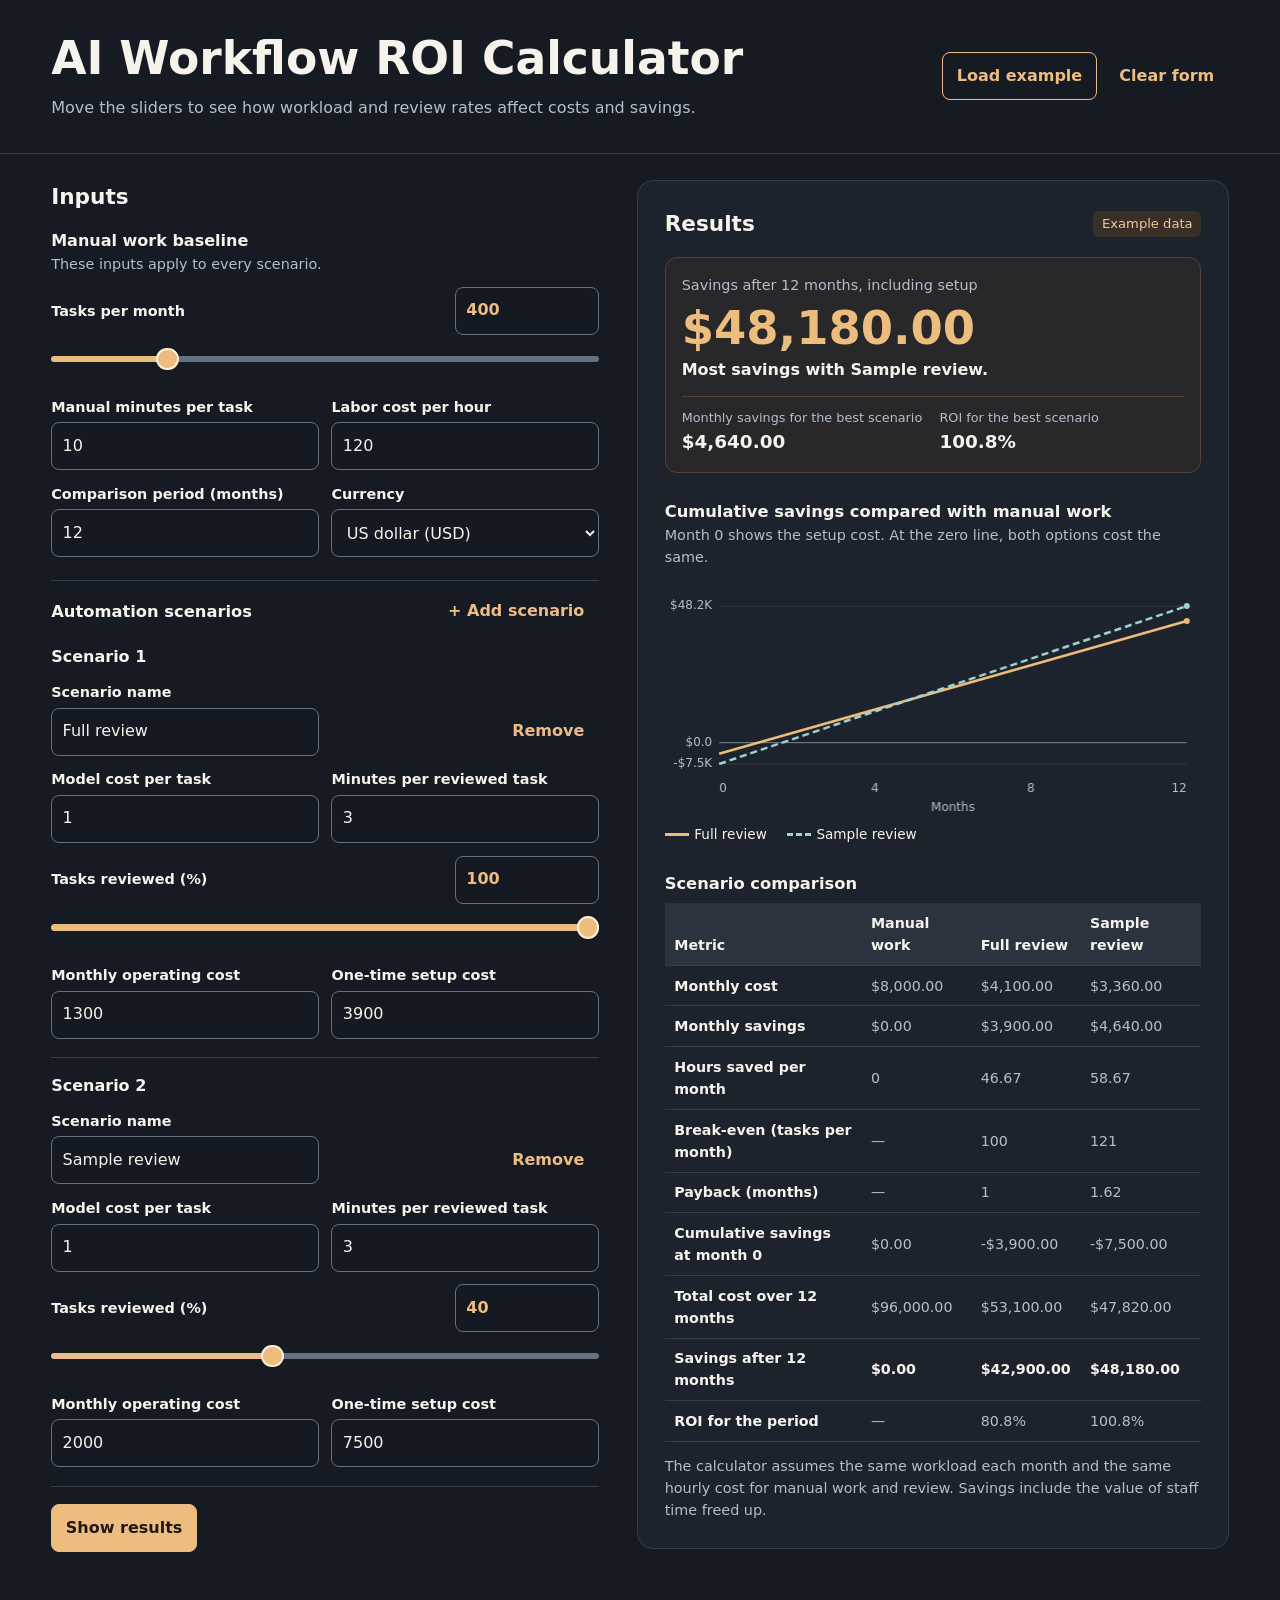
<file: ai-workflow-roi-calculator/index.html>
<!doctype html>
<html lang="en" dir="ltr">
<head>
  <meta charset="utf-8">
  <meta name="viewport" content="width=device-width, initial-scale=1">
  <title>AI Workflow ROI Calculator</title>
  <link rel="stylesheet" href="assets/styles.css?v=en">
  <script src="assets/roi-engine.js?v=usd" defer></script>
  <script src="assets/chart.js?v=en" defer></script>
  <script src="assets/calculator.js?v=usd" defer></script>
</head>
<body>
  <header class="masthead">
    <div class="masthead-inner">
      <div>
        <h1>AI Workflow ROI Calculator</h1>
        <p class="intro">Move the sliders to see how workload and review rates affect costs and savings.</p>
      </div>
      <div class="header-actions">
        <button type="button" class="example-button" id="load-example">Load example</button>
        <button type="button" class="text-button" id="clear-form">Clear form</button>
      </div>
    </div>
  </header>

  <main class="workspace">
    <noscript><p class="notice">Enable JavaScript in your browser to use the calculator.</p></noscript>
    <p id="status" class="visually-hidden" role="status"></p>
    <a id="mobile-summary" class="mobile-summary" href="#results-title" hidden>
      <span id="mobile-summary-label"></span>
      <strong><bdi id="mobile-summary-value"></bdi></strong>
    </a>
    <form id="calculator" aria-labelledby="input-title">
      <h2 id="input-title">Inputs</h2>
      <fieldset class="baseline">
        <legend>Manual work baseline</legend>
        <p class="field-note">These inputs apply to every scenario.</p>
        <div class="fields">
          <div class="range-field">
            <div class="range-field-heading">
              <label id="monthly-volume-label" for="monthly-volume">Tasks per month</label>
              <input id="monthly-volume" name="monthlyVolume" type="number" inputmode="numeric" min="0" step="1" required>
            </div>
            <input type="range" id="monthly-volume-range" min="0" max="2000" step="1" value="0"
                   data-range-for="monthly-volume" data-initial-max="2000" aria-labelledby="monthly-volume-label">
          </div>
          <div>
            <label for="manual-minutes">Manual minutes per task</label>
            <input id="manual-minutes" name="manualMinutes" type="number" inputmode="decimal" min="0" step="any" required>
          </div>
          <div>
            <label for="hourly-cost">Labor cost per hour</label>
            <input id="hourly-cost" name="hourlyCost" type="number" inputmode="decimal" min="0" step="any" required>
          </div>
          <div>
            <label for="months">Comparison period (months)</label>
            <input id="months" name="months" type="number" inputmode="numeric" min="1" step="1" value="12" required>
          </div>
          <div>
            <label for="currency">Currency</label>
            <select id="currency" name="currency">
              <option value="ILS">Israeli shekel (ILS)</option>
              <option value="USD" selected>US dollar (USD)</option>
              <option value="EUR">Euro (EUR)</option>
              <option value="GBP">British pound (GBP)</option>
            </select>
          </div>
        </div>
      </fieldset>

      <section class="scenario-section" aria-labelledby="scenarios-title">
        <div class="section-heading">
          <h3 id="scenarios-title">Automation scenarios</h3>
          <button type="button" class="text-button" id="add-scenario">+ Add scenario</button>
        </div>
        <div id="scenarios"></div>
      </section>

      <div class="form-actions">
        <button type="submit" class="primary-button">Show results</button>
        <p class="form-error" id="form-error" tabindex="-1" hidden></p>
      </div>
    </form>

    <section class="results" aria-labelledby="results-title">
      <div class="section-heading results-heading">
        <h2 id="results-title" tabindex="-1">Results</h2>
        <span id="sample-indicator" class="example-tag" hidden>Example data</span>
      </div>
      <p id="empty-result" class="empty-result">Fill in the inputs to see the results.</p>
      <p id="stale-result" class="notice" hidden>These are the last calculated results. Complete or correct the inputs to update them.</p>

      <div id="result-body" hidden>
        <div class="decision">
          <p class="field-note" id="decision-metric"></p>
          <p class="decision-value"><bdi id="decision-value"></bdi></p>
          <p class="decision-heading" id="decision-heading"></p>
          <dl class="decision-stats">
            <div><dt>Monthly savings for the best scenario</dt><dd><bdi id="decision-monthly"></bdi></dd></div>
            <div><dt>ROI for the best scenario</dt><dd><bdi id="decision-roi"></bdi></dd></div>
          </dl>
        </div>

        <figure class="chart">
          <figcaption>
            <h3>Cumulative savings compared with manual work</h3>
            <p class="field-note">Month 0 shows the setup cost. At the zero line, both options cost the same.</p>
          </figcaption>
          <canvas id="cumulative-chart" aria-hidden="true"></canvas>
          <ul id="chart-legend" class="chart-legend" role="list"></ul>
        </figure>

        <div id="comparison-scroll" class="table-scroll" role="region" aria-labelledby="comparison-title" tabindex="0">
          <table id="comparison-table">
            <caption id="comparison-title">Scenario comparison</caption>
            <thead id="comparison-head"></thead>
            <tbody id="comparison-body"></tbody>
          </table>
        </div>
        <p class="assumptions">The calculator assumes the same workload each month and the same hourly cost for manual work and review. Savings include the value of staff time freed up.</p>
      </div>
    </section>
  </main>

  <template id="scenario-template">
    <fieldset class="scenario">
      <legend></legend>
      <div class="fields">
        <div class="scenario-name">
          <label>Scenario name</label>
          <input name="name" type="text" required>
        </div>
        <button type="button" class="remove-scenario text-button">Remove</button>
        <div>
          <label>Model cost per task</label>
          <input name="modelCost" type="number" inputmode="decimal" min="0" step="any" required>
        </div>
        <div>
          <label>Minutes per reviewed task</label>
          <input name="reviewMinutes" type="number" inputmode="decimal" min="0" step="any" required>
        </div>
        <div class="range-field">
          <div class="range-field-heading">
            <label>Tasks reviewed (%)</label>
            <input name="reviewPercent" type="number" inputmode="decimal" min="0" max="100" step="any" value="100">
          </div>
          <input type="range" min="0" max="100" step="any" value="100" data-range-for="reviewPercent">
        </div>
        <div>
          <label>Monthly operating cost</label>
          <input name="monthlyCost" type="number" inputmode="decimal" min="0" step="any" value="0">
        </div>
        <div>
          <label>One-time setup cost</label>
          <input name="setupCost" type="number" inputmode="decimal" min="0" step="any" value="0">
        </div>
      </div>
    </fieldset>
  </template>
</body>
</html>
</file>
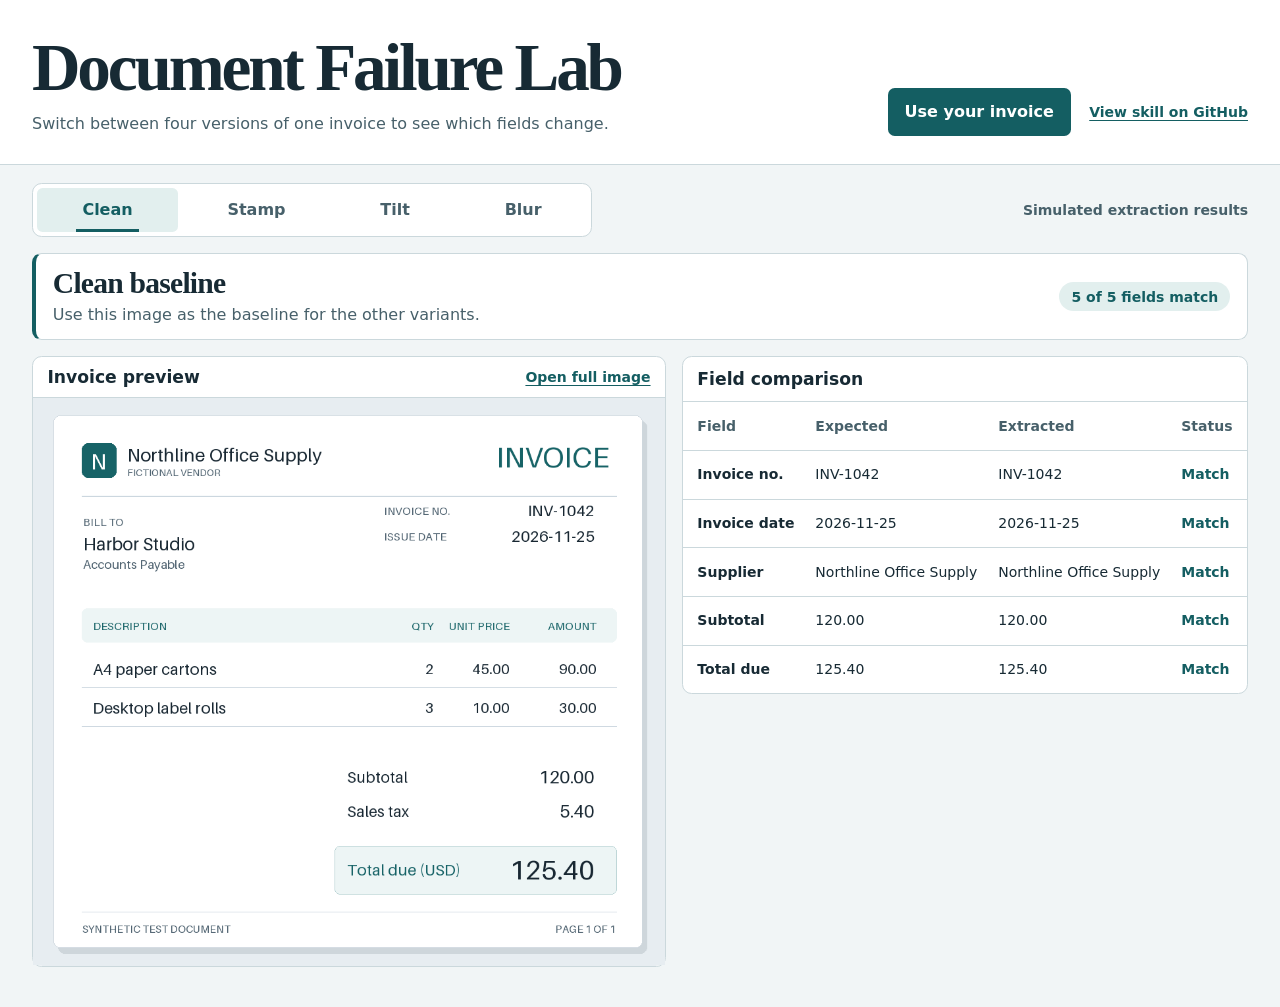
<file: document-failure-lab/index.html>
<!doctype html>
<html lang="en">
<head>
  <meta charset="utf-8">
  <meta name="viewport" content="width=device-width, initial-scale=1">
  <meta name="description" content="Compare five simulated extraction results across four versions of the same synthetic invoice.">
  <title>Document Failure Lab</title>
  <link rel="icon" href="data:,">
  <link rel="stylesheet" href="./assets/demo/styles.css">
  <script type="module" src="./assets/demo/lab.js"></script>
</head>
<body>
  <header class="page-header">
    <div class="page-width masthead">
      <div>
        <h1>Document Failure Lab</h1>
        <p>Switch between four versions of one invoice to see which fields change.</p>
      </div>
      <div class="masthead-actions">
        <a class="primary-button" href="./your-invoice.html">Use your invoice</a>
        <a class="text-link" href="https://github.com/assafsela-ai/Skills/tree/main/document-failure-lab">View skill on GitHub</a>
      </div>
    </div>
  </header>

  <main class="page-width">
    <p id="load-error" role="alert" hidden>The demo could not load its example results. Reload the page to try again.</p>
    <noscript><p>Enable JavaScript to compare the four invoice versions.</p></noscript>

    <div id="lab" hidden>
      <div class="toolbar">
        <div class="tab-list" id="variant-tabs" role="tablist" focusgroup="tablist nomemory wrap" aria-label="Invoice variants">
          <button id="tab-clean" type="button" role="tab" aria-selected="true" focusgroupstart>Clean</button>
          <button id="tab-stamp" type="button" role="tab" aria-selected="false" tabindex="-1">Stamp</button>
          <button id="tab-tilt" type="button" role="tab" aria-selected="false" tabindex="-1">Tilt</button>
          <button id="tab-blur" type="button" role="tab" aria-selected="false" tabindex="-1">Blur</button>
        </div>
        <p class="source-note">Simulated extraction results</p>
      </div>

      <div role="tabpanel" id="panel-clean" aria-labelledby="tab-clean"></div>
      <div role="tabpanel" id="panel-stamp" aria-labelledby="tab-stamp" hidden></div>
      <div role="tabpanel" id="panel-tilt" aria-labelledby="tab-tilt" hidden></div>
      <div role="tabpanel" id="panel-blur" aria-labelledby="tab-blur" hidden></div>
    </div>
  </main>
</body>
</html>
</file>
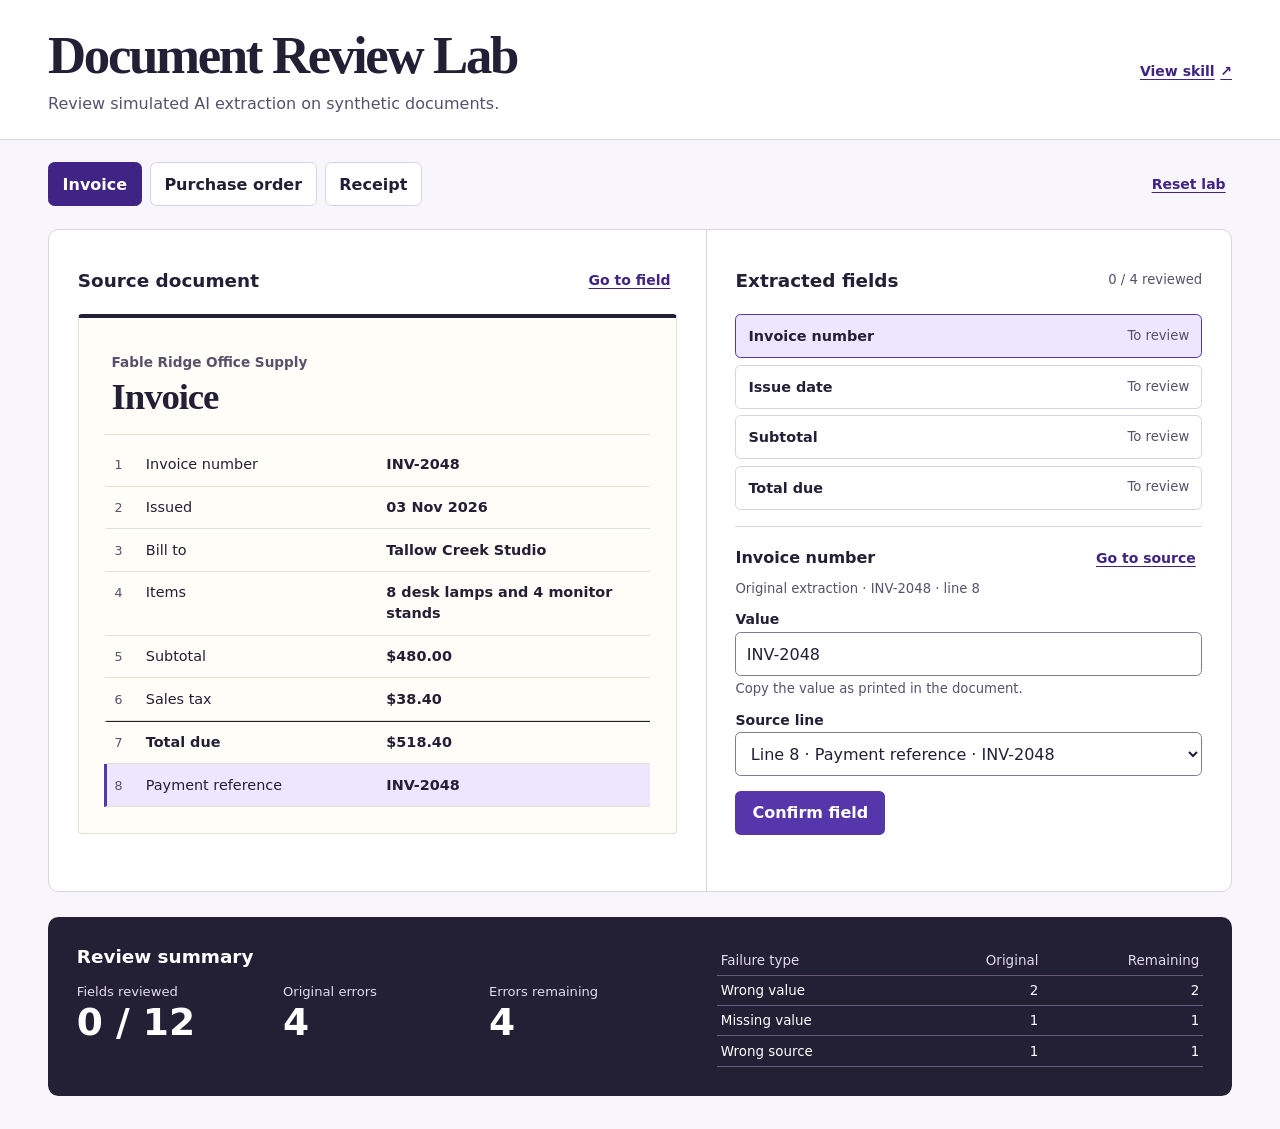
<file: document-review-lab/index.html>
<!doctype html>
<html lang="en">
<head>
  <meta charset="utf-8">
  <meta name="viewport" content="width=device-width, initial-scale=1">
  <meta name="description" content="Practice reviewing simulated AI extraction on synthetic documents.">
  <title>Document Review Lab</title>
  <link rel="stylesheet" href="./assets/styles.css">
  <script type="module" src="./assets/lab.js"></script>
</head>
<body>
  <header class="site-header">
    <div class="page-width masthead">
      <div>
        <h1>Document Review Lab</h1>
        <p>Review simulated AI extraction on synthetic documents.</p>
      </div>
      <a class="skill-link" href="https://github.com/assafsela-ai/Skills/tree/main/document-review-lab">View skill <span aria-hidden="true">↗</span></a>
    </div>
  </header>

  <main class="page-width" id="lab" hidden>
    <div class="toolbar">
      <nav aria-label="Sample documents">
        <div class="document-choices" id="document-choices"></div>
      </nav>
      <button class="text-button reset-button" id="reset" type="button">Reset lab</button>
    </div>

    <div class="workspace">
      <section class="document-panel" aria-labelledby="document-view-heading">
        <div class="panel-heading">
          <h2 id="document-view-heading">Source document</h2>
          <button class="text-button" id="back-to-field" type="button">Go to field</button>
        </div>
        <article class="paper" aria-labelledby="document-title">
          <header class="paper-header">
            <p id="document-issuer"></p>
            <h3 id="document-title"></h3>
          </header>
          <ol class="source-lines" id="source-lines" role="list" aria-label="Document lines"></ol>
        </article>
      </section>

      <section class="review-panel" aria-labelledby="review-heading">
        <div class="panel-heading">
          <h2 id="review-heading">Extracted fields</h2>
          <span class="document-progress" id="document-progress"></span>
        </div>
        <ul class="field-list" id="field-list" role="list" aria-label="Fields to review"></ul>
        <form class="field-editor" id="field-editor" aria-labelledby="field-heading">
          <div class="editor-heading">
            <h3 id="field-heading"></h3>
            <button class="text-button" id="find-source" type="button">Go to source</button>
          </div>
          <p class="original-value" id="original-value"></p>
          <label for="review-value">Value</label>
          <input id="review-value" type="text" autocomplete="off" aria-describedby="value-hint">
          <p class="control-hint" id="value-hint">Copy the value as printed in the document.</p>
          <label for="review-source">Source line</label>
          <select id="review-source"></select>
          <button class="primary-button" id="save-review" type="submit">Confirm field</button>
          <p class="review-feedback" id="review-feedback" role="status"></p>
        </form>
      </section>
    </div>

    <section class="summary" aria-labelledby="summary-heading">
      <div class="summary-overview">
        <h2 id="summary-heading">Review summary</h2>
        <dl>
          <div><dt>Fields reviewed</dt><dd id="reviewed-count"></dd></div>
          <div><dt>Original errors</dt><dd id="original-count"></dd></div>
          <div><dt>Errors remaining</dt><dd id="remaining-count"></dd></div>
        </dl>
      </div>
      <table aria-label="Error counts across all sample documents">
        <thead>
          <tr><th scope="col">Failure type</th><th scope="col">Original</th><th scope="col">Remaining</th></tr>
        </thead>
        <tbody id="failure-counts"></tbody>
      </table>
    </section>
  </main>

  <noscript><p class="page-width">Enable JavaScript to open the lab.</p></noscript>
</body>
</html>
</file>
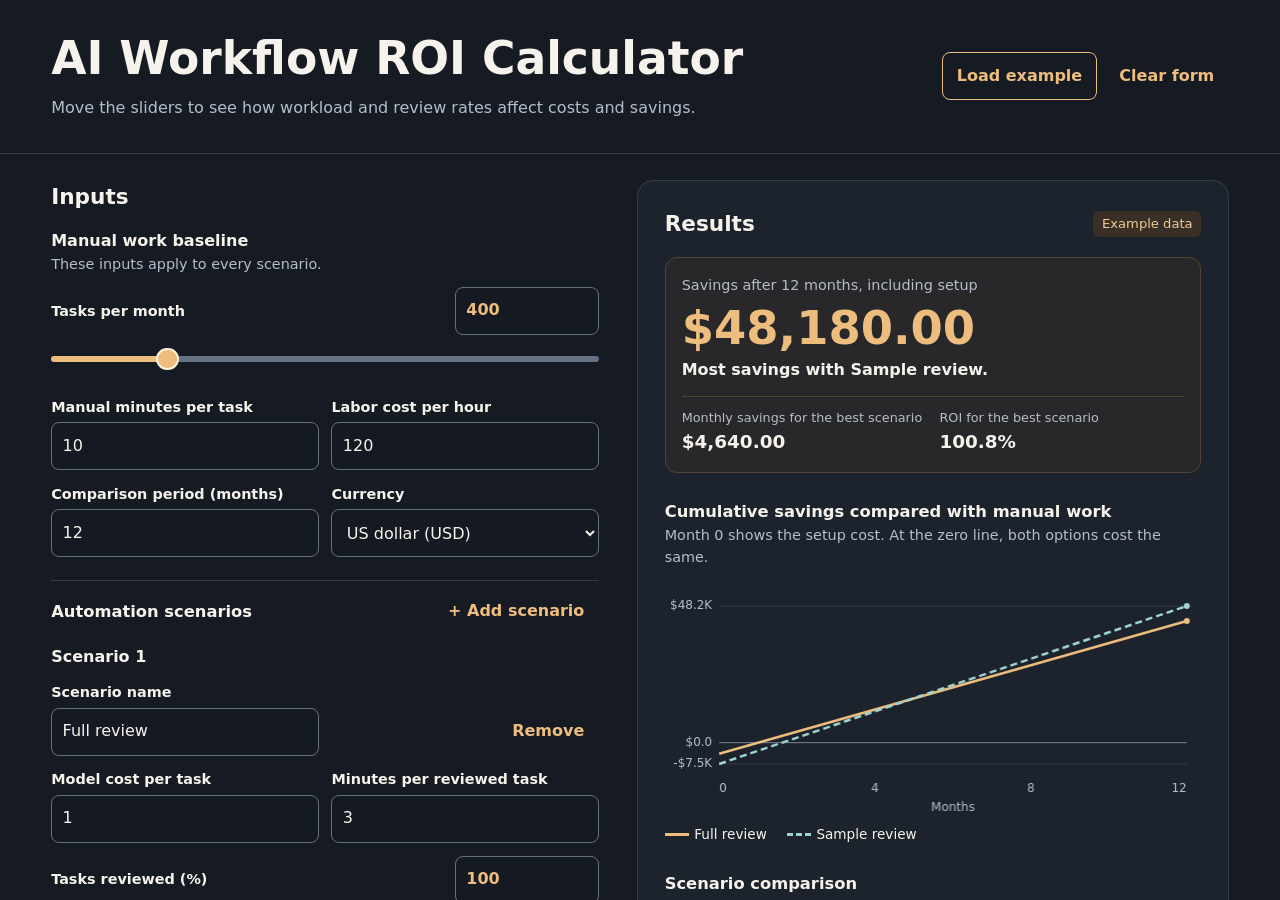
<file: ai-workflow-roi-calculator/assets/index.html>
<!doctype html>
<html lang="en" dir="ltr">
<head>
  <meta charset="utf-8">
  <title>AI Workflow ROI Calculator</title>
  <meta http-equiv="refresh" content="0; URL=../index.html">
</head>
<body>
  <p><a href="../index.html">Open the ROI calculator</a></p>
</body>
</html>
</file>
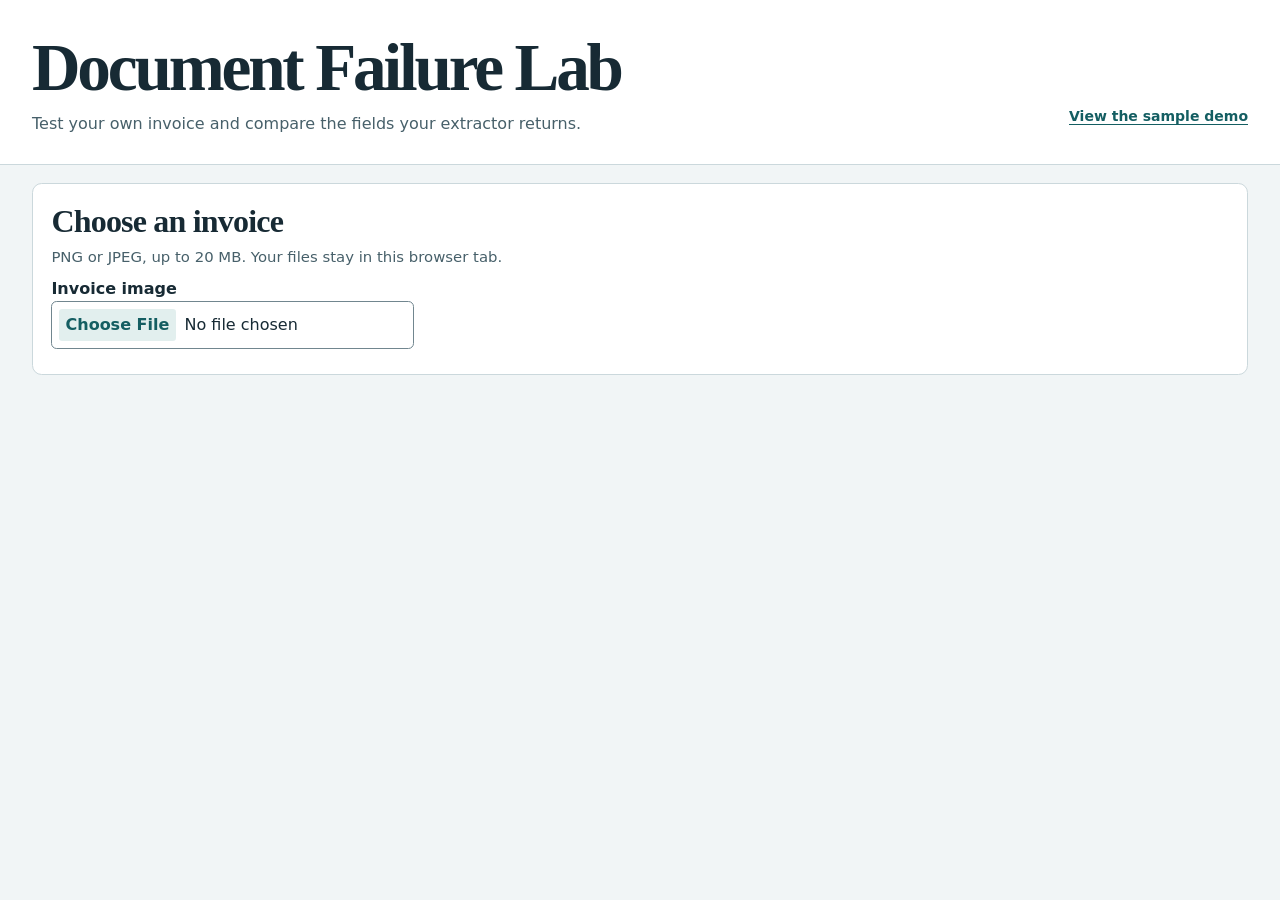
<file: document-failure-lab/your-invoice.html>
<!doctype html>
<html lang="en">
<head>
  <meta charset="utf-8">
  <meta name="viewport" content="width=device-width, initial-scale=1">
  <meta name="description" content="Create four invoice images locally and compare your extractor's results by field.">
  <title>Your Invoice | Document Failure Lab</title>
  <link rel="icon" href="data:,">
  <link rel="stylesheet" href="./assets/demo/styles.css">
  <link rel="stylesheet" href="./assets/demo/custom.css">
  <script type="module" src="./assets/demo/custom.js"></script>
</head>
<body>
  <header class="page-header">
    <div class="page-width masthead">
      <div>
        <h1>Document Failure Lab</h1>
        <p>Test your own invoice and compare the fields your extractor returns.</p>
      </div>
      <a class="text-link" href="./">View the sample demo</a>
    </div>
  </header>

  <main class="page-width custom-lab">
    <noscript><p>Enable JavaScript to generate and compare invoice images on this device.</p></noscript>
    <section class="input-section">
      <h2>Choose an invoice</h2>
      <p id="invoice-hint" class="hint">PNG or JPEG, up to 20 MB. Your files stay in this browser tab.</p>
      <label for="invoice-file">Invoice image</label>
      <input id="invoice-file" type="file" name="invoice" accept="image/png,image/jpeg,.png,.jpg,.jpeg" aria-describedby="invoice-hint">
      <p id="invoice-error" class="error" role="alert" hidden></p>
      <p id="invoice-status" class="hint" role="status"></p>
    </section>

    <form id="variant-form" class="input-section" aria-labelledby="region-title" hidden>
      <h2 id="region-title">Choose the stamp and blur areas</h2>
      <p class="hint">Select an effect, then drag a box on the invoice or enter its edges as percentages.</p>
      <fieldset id="area-options">
        <legend>Area to adjust</legend>
        <div class="area-options">
          <label><input type="radio" name="area" value="stamp" checked> Stamp</label>
          <label><input type="radio" name="area" value="blur"> Blur</label>
        </div>
      </fieldset>
      <div class="region-editor">
        <div id="region-preview" class="region-preview">
          <img id="source-preview" alt="Your invoice with the current effect area outlined." draggable="false">
          <div id="region-outline" class="region-outline" aria-hidden="true"></div>
        </div>
        <details class="coordinate-options">
          <summary>Enter area edges</summary>
          <fieldset class="coordinate-fieldset">
            <legend>Area edges (%)</legend>
            <p class="hint" id="coordinate-hint">Measured from the top and left of the image.</p>
            <div class="coordinates">
              <label>Left <input type="number" inputmode="numeric" name="left" min="0" max="99" required aria-describedby="coordinate-hint"></label>
              <label>Top <input type="number" inputmode="numeric" name="top" min="0" max="99" required aria-describedby="coordinate-hint"></label>
              <label>Right <input type="number" inputmode="numeric" name="right" min="1" max="100" required aria-describedby="coordinate-hint"></label>
              <label>Bottom <input type="number" inputmode="numeric" name="bottom" min="1" max="100" required aria-describedby="coordinate-hint"></label>
            </div>
          </fieldset>
        </details>
      </div>
      <p id="generation-error" class="error" role="alert" hidden></p>
      <div class="form-actions">
        <button class="primary-button" type="submit" id="generate">Generate four images</button>
        <p id="generation-status" class="hint" role="status"></p>
      </div>
    </form>

    <section id="import-section" class="input-section" hidden>
      <h2 id="import-title" tabindex="-1">Test the images</h2>
      <p class="hint" id="ocr-hint">Read the invoice number, date, supplier, subtotal and total from all four images. OCR runs in this browser in English and Hebrew.</p>
      <div class="form-actions">
        <button class="primary-button" id="extract" type="button" aria-describedby="ocr-hint">Extract all four images</button>
        <progress id="ocr-progress" max="4" aria-label="Invoice extraction progress" hidden></progress>
      </div>
      <p id="ocr-status" class="hint" role="status"></p>
      <p id="ocr-error" class="error" role="alert" hidden></p>
      <details class="json-format">
        <summary>Import results from another extractor</summary>
        <p class="hint">Download the PNGs below to test another extractor, then import its results.</p>
        <div class="import-controls">
          <div>
            <p class="hint" id="results-hint">Fill in the JSON template. Include clean results to compare changes, or add expected values.</p>
            <label for="results-file">Extraction results JSON</label>
            <input type="file" id="results-file" name="results" accept=".json,application/json" aria-describedby="results-hint">
            <p id="results-error" class="error" role="alert" hidden></p>
            <p id="results-status" class="hint" role="status"></p>
          </div>
          <a class="text-link" href="./assets/demo/results-template.json" download="results-template.json">Download JSON template</a>
        </div>
        <details class="json-format">
          <summary>See an example results file</summary>
          <p class="hint">Use the same field names across variants. Use null for an untested image. Omit the optional fields section to compare against Clean.</p>
          <pre><code>{
    "source": "measured",
    "fields": {
      "total_amount": { "type": "amount", "expected": "125.40" }
    },
    "variants": {
      "clean": { "total_amount": "125.40" },
      "stamp": { "total_amount": "120.00" },
      "tilt": null,
      "blur": null
    }
  }</code></pre>
        </details>
      </details>
    </section>

    <div id="lab" hidden>
      <div class="toolbar">
        <div class="tab-list" id="variant-tabs" role="tablist" focusgroup="tablist nomemory wrap" aria-label="Invoice variants">
          <button id="tab-clean" type="button" role="tab" aria-selected="true" focusgroupstart>Clean</button>
          <button id="tab-stamp" type="button" role="tab" aria-selected="false" tabindex="-1">Stamp</button>
          <button id="tab-tilt" type="button" role="tab" aria-selected="false" tabindex="-1">Tilt</button>
          <button id="tab-blur" type="button" role="tab" aria-selected="false" tabindex="-1">Blur</button>
        </div>
        <p class="source-note" id="comparison-note"></p>
      </div>
      <div role="tabpanel" id="panel-clean" aria-labelledby="tab-clean"></div>
      <div role="tabpanel" id="panel-stamp" aria-labelledby="tab-stamp" hidden></div>
      <div role="tabpanel" id="panel-tilt" aria-labelledby="tab-tilt" hidden></div>
      <div role="tabpanel" id="panel-blur" aria-labelledby="tab-blur" hidden></div>
    </div>
  </main>
</body>
</html>
</file>
<file: ai-workflow-roi-calculator/assets/styles.css>
:root {
  color-scheme: dark;
  --paper: #161b23;
  --surface: #1d232c;
  --field: #151a22;
  --ink: #f6f3ec;
  --muted: #b4becb;
  --accent: #edbd7e;
  --line: #343d49;
  --input-line: #647182;
  --error: #ffaaa2;
  font-family: system-ui, "Segoe UI", Arial, sans-serif;
  line-height: 1.55;
}

*, *::before, *::after { box-sizing: border-box; }
[hidden] { display: none !important; }
body { margin: 0; background: var(--paper); color: var(--ink); }
h1, h2, h3, p, figure { margin: 0; }
h1 { font-size: clamp(1.8rem, 4vw, 2.85rem); line-height: 1.17; }
h2 { font-size: 1.35rem; }
h3 { font-size: 1.02rem; }
button, input, select { font: inherit; }
button { cursor: pointer; }
button, input, select { min-block-size: 48px; }
:focus-visible { outline: 3px solid var(--accent); outline-offset: 3px; }

.masthead { border-block-end: 1px solid var(--line); }
.header-actions { display: flex; align-items: center; gap: .5rem; flex-wrap: wrap; }
.masthead-inner, .workspace { max-inline-size: 88rem; margin-inline: auto; padding-inline: clamp(1rem, 4vw, 3.5rem); }
.masthead-inner {
  display: flex;
  justify-content: space-between;
  align-items: center;
  flex-wrap: wrap;
  gap: 1rem 2rem;
  padding-block: clamp(1.2rem, 3vw, 2rem);
}
.intro { margin-block-start: .65rem; color: var(--muted); }
.workspace {
  display: grid;
  grid-template-columns: minmax(20rem, 1fr) minmax(0, 1.08fr);
  gap: clamp(1rem, 3vw, 2.8rem);
  align-items: start;
  padding-block: 1.65rem 3rem;
}

form, .results { min-inline-size: 0; }
.mobile-summary { display: none; }
.results {
  border: 1px solid var(--line);
  border-radius: 1rem;
  padding: clamp(1rem, 3vw, 1.65rem);
  background: var(--surface);
}
.section-heading { display: flex; justify-content: space-between; align-items: center; gap: .6rem; flex-wrap: wrap; }
.results-heading { margin-block-end: 1rem; }
fieldset { min-inline-size: 0; border: 0; margin: 0; padding: 0; }
legend { padding: 0; font-weight: 700; }
.baseline { margin-block: .95rem 1.4rem; }
.field-note, .assumptions { color: var(--muted); font-size: .9rem; }
.fields { display: grid; grid-template-columns: repeat(2, minmax(0, 1fr)); gap: .8rem; margin-block-start: .7rem; }
.fields label { display: block; font-weight: 600; font-size: .9rem; }
input, select {
  inline-size: 100%;
  min-inline-size: 0;
  margin-block-start: .25rem;
  padding: .55rem .65rem;
  border: 1px solid var(--input-line);
  border-radius: .5rem;
  background: var(--field);
  color: var(--ink);
  font-size: max(1rem, 1em);
}
input[type="number"] { text-align: start; font-variant-numeric: tabular-nums; }
.range-field { grid-column: 1 / -1; min-inline-size: 0; }
.range-field-heading { display: flex; justify-content: space-between; align-items: center; gap: .6rem; }
.range-field-heading input { inline-size: clamp(6rem, 30%, 9rem); margin: 0; color: var(--accent); font-weight: 700; }
input[type="range"] {
  --track-size: .4rem;
  --thumb-size: 1.4rem;
  --track: var(--input-line);
  --fill: var(--accent);
  --thumb-border: #fff1d9;
  --range-progress: 0%;
  display: block;
  appearance: none;
  block-size: 3rem;
  margin: 0;
  padding: 0;
  border: 0;
  background: transparent;
  cursor: pointer;
}
input[type="range"]::-webkit-slider-runnable-track {
  block-size: var(--track-size);
  border-radius: 999px;
  background: linear-gradient(to right, var(--fill) var(--range-progress), var(--track) var(--range-progress));
}
input[type="range"]::-webkit-slider-thumb {
  appearance: none;
  inline-size: var(--thumb-size);
  block-size: var(--thumb-size);
  margin-block-start: calc((var(--track-size) - var(--thumb-size)) / 2);
  border: 2px solid var(--thumb-border);
  border-radius: 50%;
  background: var(--fill);
}
input[type="range"]::-moz-range-track {
  block-size: var(--track-size);
  border-radius: 999px;
  background: var(--track);
}
input[type="range"]::-moz-range-progress {
  block-size: var(--track-size);
  border-radius: 999px;
  background: var(--fill);
}
input[type="range"]::-moz-range-thumb {
  inline-size: calc(var(--thumb-size) - 4px);
  block-size: calc(var(--thumb-size) - 4px);
  border: 2px solid var(--thumb-border);
  border-radius: 50%;
  background: var(--fill);
}
input[aria-invalid="true"], select[aria-invalid="true"] { border-color: var(--error); }
.field-error { display: block; color: var(--error); font-size: .83rem; margin-block-start: .25rem; }
.scenario-section { border-block-start: 1px solid var(--line); padding-block-start: .45rem; }
.scenario {
  border-block-end: 1px solid var(--line);
  margin-block-start: .6rem;
  padding-block-end: 1.15rem;
}
.scenario + .scenario { margin-block-start: 1rem; }
.scenario-name { grid-column: 1 / -1; }
.scenario:has(.remove-scenario:not([hidden])) .scenario-name { grid-column: auto; }
.remove-scenario { align-self: end; justify-self: end; }
.form-actions { margin-block-start: 1.1rem; }
.form-error { color: var(--error); margin-block-start: .8rem; }

.example-button, .primary-button, .text-button { border-radius: .5rem; padding: .55rem .85rem; font-weight: 700; }
.example-button { border: 1px solid var(--accent); background: transparent; color: var(--accent); }
.primary-button { border: 1px solid var(--accent); background: var(--accent); color: #221911; }
.text-button { border: 1px solid transparent; background: transparent; color: var(--accent); }
.text-button:hover, .example-button:hover { background: #302d2c; }
.primary-button:hover { background: #ffd397; }

.example-tag { border-radius: .35rem; padding: .2rem .55rem; color: #f0c994; background: #383026; font-size: .82rem; }
.empty-result { padding-block: 2rem; border-block-start: 1px solid var(--line); color: var(--muted); }
.notice { margin-block-end: 1rem; padding: .55rem .75rem; background: #383026; border-radius: .4rem; color: #f0c994; }
.decision { padding: 1rem; border: 1px solid #514434; border-radius: .75rem; background: #28272a; }
.decision-value { margin-block: .15rem .1rem; color: var(--accent); font-size: clamp(1.8rem, 4vw, 2.9rem); font-weight: 770; line-height: 1.25; overflow-wrap: anywhere; }
.decision-heading { font-weight: 750; overflow-wrap: anywhere; }
.decision-stats { display: grid; grid-template-columns: repeat(2, minmax(0, 1fr)); gap: .8rem; border-block-start: 1px solid #514434; margin: .85rem 0 0; padding-block-start: .65rem; }
.decision-stats dt { color: var(--muted); font-size: .8rem; }
.decision-stats dd { margin: 0; font-size: 1.15rem; font-weight: 700; overflow-wrap: anywhere; }
.chart { margin-block: 1.6rem; }
canvas { display: block; inline-size: 100%; block-size: 15rem; margin-block-start: .55rem; }
.chart-legend { margin-block: .4rem 0; padding: 0; list-style: none; display: flex; flex-wrap: wrap; gap: .3rem 1.25rem; }
.chart-legend li { padding-inline-start: 0; font-size: .85rem; overflow-wrap: anywhere; }
.legend-line { display: inline-block; inline-size: 1.5rem; border-block-start: 3px solid; margin-inline-end: .35rem; vertical-align: middle; }
.table-scroll { overflow-x: auto; }
table { border-collapse: collapse; inline-size: 100%; text-align: start; }
caption { text-align: start; font-size: 1.02rem; font-weight: 750; margin-block-end: .45rem; }
th, td { border-block-end: 1px solid var(--line); padding: .55rem .6rem; text-align: start; font-size: .89rem; }
thead th { background: #2a333e; vertical-align: bottom; overflow-wrap: anywhere; }
tbody th { min-inline-size: 9rem; font-weight: 600; }
th:not(:first-child), td { min-inline-size: 6rem; }
td { color: var(--muted); font-variant-numeric: tabular-nums; }
.period-total th, .period-total td { color: var(--ink); font-weight: 750; }
.assumptions { margin-block-start: .8rem; }

.visually-hidden {
  position: absolute;
  clip-path: inset(50%);
  inline-size: 1px;
  block-size: 1px;
  overflow: hidden;
  white-space: nowrap;
}

@media (max-width: 53rem) {
  .workspace { grid-template-columns: minmax(0, 1fr); }
  .mobile-summary {
    position: sticky;
    z-index: 1;
    inset-block-start: 0;
    display: flex;
    justify-content: space-between;
    align-items: center;
    gap: .5rem;
    min-block-size: 48px;
    padding: .5rem .7rem;
    border: 1px solid #514434;
    border-radius: .5rem;
    background: #28272a;
    color: var(--ink);
    text-decoration: none;
    overflow-wrap: anywhere;
  }
  .mobile-summary strong { color: var(--accent); }
  #results-title { scroll-margin-block-start: 4.5rem; }
  form :focus { scroll-margin-block-start: 4.5rem; }
}

@media (max-width: 24rem) {
  .fields { grid-template-columns: minmax(0, 1fr); }
  .remove-scenario { justify-self: start; }
}

@media (min-width: 53.01rem) {
  .decision { position: sticky; z-index: 1; inset-block-start: .75rem; }
}

@media (forced-colors: active) {
  input[type="range"] {
    appearance: auto;
    accent-color: auto;
  }
}
</file>
<file: document-failure-lab/assets/demo/styles.css>
:root {
  color-scheme: light;
  --ink: #172a34;
  --muted: #47606a;
  --accent: #145e62;
  --accent-tint: #e2efee;
  --line: #cbd8dc;
  --canvas: #f1f5f6;
  --paper: #fff;
  --error: #8b2933;
  --error-tint: #fbebed;
  background: var(--canvas);
  color: var(--ink);
  font-family: system-ui, sans-serif;
}

*, *::before, *::after { box-sizing: border-box; }
[hidden] { display: none !important; }
body, h1, h2, p, figure { margin: 0; }

:where(a, button):focus-visible {
  outline: 3px solid var(--accent);
  outline-offset: 3px;
}

.page-width {
  width: min(76rem, calc(100% - 3rem));
  margin-inline: auto;
}

.page-header {
  padding-block: 2.1rem 1.75rem;
  border-block-end: 1px solid var(--line);
  background: var(--paper);
}

.masthead {
  display: flex;
  justify-content: space-between;
  align-items: end;
  flex-wrap: wrap;
  gap: 0.65rem 2rem;
}

h1 {
  font: 600 clamp(2.35rem, 5.4vw, 4.2rem)/1 Georgia, serif;
  letter-spacing: -0.047em;
}

.masthead p {
  margin-block-start: 0.7rem;
  color: var(--muted);
  line-height: 1.5;
}

.text-link {
  display: inline-flex;
  align-items: center;
  min-block-size: 2.5rem;
  color: var(--accent);
  font-size: 0.875rem;
  font-weight: 650;
  text-underline-offset: 0.22em;
}

main { padding-block: 1.1rem 2.5rem; }

.toolbar {
  display: flex;
  flex-wrap: wrap;
  align-items: center;
  justify-content: space-between;
  gap: 0.6rem 1rem;
  margin-block-end: 1.05rem;
}

.tab-list {
  display: flex;
  flex: 1 1 25rem;
  max-inline-size: 35rem;
  gap: 0.25rem;
  overflow-x: auto;
  padding: 4px;
  border: 1px solid var(--line);
  border-radius: 0.6rem;
  background: var(--paper);
}

[role="tab"] {
  position: relative;
  flex: 1 0 auto;
  min-block-size: 2.75rem;
  padding-inline: 1rem;
  border: 0;
  border-radius: 0.35rem;
  background: transparent;
  color: var(--muted);
  cursor: pointer;
  font: inherit;
  font-weight: 650;
}

[role="tab"]:hover { background: var(--canvas); }
[role="tab"]:focus-visible { outline-offset: -3px; }

[role="tab"][aria-selected="true"] {
  background: var(--accent-tint);
  color: var(--accent);
}

[role="tab"][aria-selected="true"]::after {
  position: absolute;
  inset: auto 28% 0;
  border-block-end: 3px solid currentColor;
  content: "";
}

.source-note {
  color: var(--muted);
  font-size: 0.875rem;
  font-weight: 650;
}

.variant-summary {
  display: flex;
  justify-content: space-between;
  align-items: center;
  flex-wrap: wrap;
  gap: 0.7rem 1.25rem;
  padding: 0.8rem 1.05rem;
  border: 1px solid var(--line);
  border-inline-start: 4px solid var(--accent);
  border-radius: 0.6rem;
  background: var(--paper);
}

.variant-summary.has-failure { border-inline-start-color: var(--error); }

.variant-summary h2 {
  font: 600 clamp(1.45rem, 3vw, 1.85rem)/1.12 Georgia, serif;
  letter-spacing: -0.026em;
}

.finding {
  margin-block-start: 0.18rem;
  color: var(--muted);
  line-height: 1.45;
}

.result-count {
  border-radius: 1.25rem;
  padding: 0.42rem 0.75rem;
  background: var(--accent-tint);
  color: var(--accent);
  font-size: 0.875rem;
  font-weight: 700;
  font-variant-numeric: tabular-nums;
}

.has-failure .result-count {
  background: var(--error-tint);
  color: var(--error);
}

.workspace {
  display: grid;
  grid-template-columns: minmax(0, 1.12fr) minmax(0, 1fr);
  align-items: start;
  gap: 1rem;
  margin-block-start: 1rem;
}

.invoice figcaption {
  display: flex;
  justify-content: space-between;
  flex-wrap: wrap;
  align-items: center;
  gap: 0 0.8rem;
  padding-inline: 0.9rem;
}

.invoice figcaption span,
caption {
  color: var(--ink);
  font-size: 1.075rem;
  font-weight: 700;
}

.invoice, .results {
  border: 1px solid var(--line);
  border-radius: 0.6rem;
  background: var(--paper);
}

.image-stage {
  display: grid;
  place-items: center;
  aspect-ratio: 10 / 9;
  border-block-start: 1px solid var(--line);
  border-end-start-radius: inherit;
  border-end-end-radius: inherit;
  background: #e7edf1;
}

.invoice img {
  display: block;
  inline-size: 100%;
  block-size: 100%;
  object-fit: contain;
}

.results {
  font-size: 0.875rem;
  overflow-wrap: anywhere;
}

table {
  width: 100%;
  border-collapse: collapse;
  font-variant-numeric: tabular-nums;
  text-align: start;
}

caption {
  padding: 0.75rem 0.9rem;
  text-align: start;
}

th, td {
  border-block-start: 1px solid var(--line);
  padding: 0.9rem 0.65rem;
  line-height: 1.35;
  text-align: start;
  vertical-align: top;
}

tr > :first-child { padding-inline-start: 0.9rem; }
tr > :last-child { padding-inline-end: 0.9rem; }

thead th { color: var(--muted); }
tbody th { font-weight: 650; }
.field-status { font-weight: 700; }

[data-status="match"] .field-status { color: var(--accent); }

[data-status="wrong"], [data-status="changed"], [data-status="missing"] {
  background: var(--error-tint);
  color: var(--error);
}

@media (min-width: 49rem) and (prefers-reduced-motion: no-preference) {
  [role="tabpanel"]:not([hidden]) .workspace {
    animation: enter 140ms ease-out;
  }

  @keyframes enter {
    from { opacity: 0.8; }
    to { opacity: 1; }
  }
}

@media (max-width: 48.99rem) {
  .page-width { width: calc(100% - 1.5rem); }
  .page-header { padding-block: 1.4rem 0.75rem; }
  .workspace { grid-template-columns: minmax(0, 1fr); }
  [role="tab"] { padding-inline: 0.65rem; }
  th, td { padding-inline: 0.4rem; }
  tr > :first-child { padding-inline-start: 0.55rem; }
  tr > :last-child { padding-inline-end: 0.55rem; }
}

@media (max-width: 31rem) {
  table { table-layout: fixed; }
  thead th:first-child { width: 24%; }
  thead th:last-child { width: 23%; }

  tr > :is(th, td) { padding-inline: 0.35rem; }
  thead th, tbody th, .field-status { overflow-wrap: normal; }
}

@media (forced-colors: active) {
  [role="tab"][aria-selected="true"]::after { border-color: Highlight; }
  .result-count { outline: 1px solid ButtonText; }
}

.masthead-actions {
  display: flex;
  flex-wrap: wrap;
  align-items: center;
  gap: 0.6rem 1.15rem;
}

.primary-button {
  display: inline-flex;
  align-items: center;
  justify-content: center;
  min-block-size: 3rem;
  padding: 0.65rem 1rem;
  border: 1px solid transparent;
  border-radius: 0.42rem;
  background: var(--accent);
  color: var(--paper);
  font: inherit;
  font-weight: 650;
  line-height: 1.3;
  text-align: center;
  text-decoration: none;
  cursor: pointer;
}

.primary-button:hover { background: #10484b; }
.primary-button:disabled { cursor: wait; opacity: 0.65; }

.awaiting-results {
  padding: 1rem;
  color: var(--muted);
  line-height: 1.5;
}
</file>
<file: document-review-lab/assets/styles.css>
[hidden] {
  display: none !important;
}

:root {
  color-scheme: light;
  --ink: #231f35;
  --muted: #57516b;
  --line: #d8d3e1;
  --accent: #5636ab;
  --accent-dark: #3f2485;
  --accent-tint: #ede6ff;
  --surface: #f8f6fc;
  --paper: #fffdf7;
  --paper-line: #e3dfd1;
  font-family: system-ui, sans-serif;
  color: var(--ink);
  background: var(--surface);
}

*, *::before, *::after {
  box-sizing: border-box;
}

body, h1, h2, h3, p, dl, dd {
  margin: 0;
}

button, input, select {
  font: inherit;
  color: inherit;
}

button {
  cursor: pointer;
}

:where(a, button, input, select, [tabindex]):focus-visible {
  outline: 3px solid var(--accent);
  outline-offset: 3px;
}

.page-width {
  width: min(100% - 3rem, 74rem);
  margin-inline: auto;
}

.site-header {
  border-bottom: 1px solid var(--line);
  background: #fff;
}

.masthead {
  display: flex;
  align-items: center;
  justify-content: space-between;
  flex-wrap: wrap;
  gap: 0.5rem 2rem;
  padding-block: 1.7rem 1.45rem;
}

h1 {
  font-family: Georgia, serif;
  font-size: clamp(2rem, 5vw, 3.3rem);
  font-weight: 600;
  letter-spacing: -0.044em;
  line-height: 1.07;
}

.masthead p {
  margin-top: 0.55rem;
  color: var(--muted);
  line-height: 1.45;
}

.skill-link, .text-button {
  display: inline-flex;
  align-items: center;
  gap: 0.35rem;
  min-height: 2.75rem;
  color: var(--accent-dark);
  font-size: 0.875rem;
  font-weight: 650;
  text-underline-offset: 0.2em;
}

.text-button {
  padding: 0.2rem 0.4rem;
  background: transparent;
  border: 0;
  border-radius: 0.25rem;
  text-decoration: underline;
}

.text-button:hover {
  background: var(--accent-tint);
}

.toolbar {
  display: flex;
  align-items: center;
  justify-content: space-between;
  flex-wrap: wrap;
  gap: 0.65rem;
  margin-block: 1.4rem;
}

.document-choices {
  display: flex;
  flex-wrap: wrap;
  gap: 0.5rem;
}

.document-choice {
  min-height: 2.75rem;
  padding: 0.5rem 0.85rem;
  border: 1px solid var(--line);
  border-radius: 0.4rem;
  background: #fff;
  font-weight: 600;
}

.document-choice:hover, .field-choice:hover {
  border-color: var(--accent);
}

.document-choice[aria-pressed="true"] {
  color: #fff;
  background: var(--accent-dark);
  border-color: var(--accent-dark);
}

.workspace {
  display: grid;
  grid-template-columns: minmax(0, 1.25fr) minmax(0, 1fr);
  align-items: start;
  border: 1px solid var(--line);
  border-radius: 0.65rem;
  background: #fff;
}

.document-panel, .review-panel {
  min-width: 0;
  padding: clamp(1rem, 2.7vw, 1.8rem);
}

.review-panel {
  border-inline-start: 1px solid var(--line);
}

.panel-heading, .editor-heading {
  display: flex;
  justify-content: space-between;
  align-items: center;
  flex-wrap: wrap;
  gap: 0 0.5rem;
  min-height: 2.75rem;
  margin-bottom: 0.75rem;
}

h2 {
  font-size: 1.15rem;
  line-height: 1.25;
}

.paper {
  min-width: 0;
  padding: clamp(0.65rem, 2.7vw, 1.6rem);
  border: 1px solid var(--paper-line);
  border-top: 0.25rem solid var(--ink);
  border-radius: 0.25rem;
  background: var(--paper);
}

.paper-header {
  padding: 0.6rem 0.45rem 1rem;
  border-bottom: 1px solid var(--paper-line);
}

.paper-header p {
  color: var(--muted);
  font-size: 0.85rem;
  font-weight: 650;
}

.paper-header h3 {
  margin-top: 0.35rem;
  font-family: Georgia, serif;
  font-size: clamp(1.65rem, 3.5vw, 2.3rem);
  font-weight: 600;
  letter-spacing: -0.03em;
}

.source-lines {
  margin: 0.55rem 0 0;
  padding: 0;
  list-style: none;
}

.source-line {
  display: grid;
  grid-template-columns: 1.5rem minmax(0, 1fr) minmax(0, 1.1fr);
  align-items: baseline;
  gap: 0.45rem;
  padding: 0.65rem 0.45rem;
  border-block-end: 1px solid var(--paper-line);
  border-inline-start: 3px solid transparent;
  font-size: 0.9rem;
  line-height: 1.45;
  overflow-wrap: anywhere;
  scroll-margin-block: 1rem;
}

.source-line[aria-current="true"] {
  border-inline-start-color: var(--accent);
  background: var(--accent-tint);
}

.line-number {
  color: var(--muted);
  font-variant-numeric: tabular-nums;
  font-size: 0.79rem;
}

.line-value {
  font-weight: 650;
}

.total-line {
  border-block-start: 1px solid var(--ink);
}

.total-line .line-label {
  font-weight: 700;
}

.document-progress, .field-status, .original-value, .control-hint {
  color: var(--muted);
  font-size: 0.825rem;
  line-height: 1.4;
}

.field-list {
  display: grid;
  gap: 0.4rem;
  list-style: none;
  margin: 0;
  padding: 0;
}

.field-choice {
  display: flex;
  align-items: center;
  justify-content: space-between;
  gap: 0.4rem 0.8rem;
  width: 100%;
  min-height: 2.75rem;
  padding: 0.55rem 0.75rem;
  border: 1px solid var(--line);
  border-radius: 0.35rem;
  background: #fff;
  text-align: start;
  font-size: 0.9rem;
  font-weight: 650;
}

.field-choice[aria-pressed="true"] {
  border-color: var(--accent);
  background: var(--accent-tint);
}

.field-status {
  flex: 0 0 auto;
  white-space: nowrap;
  font-weight: 500;
}

.field-editor {
  margin-top: 1rem;
  padding-top: 0.6rem;
  border-block-start: 1px solid var(--line);
}

.editor-heading {
  margin-bottom: 0;
}

.editor-heading h3 {
  font-size: 1rem;
  line-height: 1.3;
}

.original-value {
  margin-bottom: 0.8rem;
}

.field-editor label {
  display: block;
  margin-block: 0.8rem 0.3rem;
  font-size: 0.875rem;
  font-weight: 650;
}

.field-editor :where(input, select) {
  display: block;
  width: 100%;
  min-width: 0;
  min-height: 2.75rem;
  padding: 0.55rem 0.65rem;
  border: 1px solid #827991;
  border-radius: 0.35rem;
  background: #fff;
}

.control-hint {
  margin-top: 0.25rem;
}

.primary-button {
  min-height: 2.75rem;
  margin-top: 0.9rem;
  padding: 0.45rem 1rem;
  color: #fff;
  border: 1px solid transparent;
  border-radius: 0.35rem;
  background: var(--accent);
  font-weight: 650;
}

.primary-button:hover {
  background: var(--accent-dark);
}

.review-feedback {
  min-height: 1.25rem;
  margin-top: 0.45rem;
  color: var(--accent-dark);
  font-size: 0.875rem;
  line-height: 1.45;
}

.summary {
  display: grid;
  grid-template-columns: minmax(0, 1.25fr) minmax(0, 1fr);
  gap: 1.25rem 2rem;
  margin-block: 1.55rem 2.1rem;
  padding: clamp(1rem, 2.7vw, 1.8rem);
  color: #fff;
  border-radius: 0.65rem;
  background: var(--ink);
}

.summary dl {
  display: grid;
  grid-template-columns: repeat(3, minmax(0, 1fr));
  gap: 0.65rem;
  margin-top: 1rem;
}

.summary dt {
  color: #e2daef;
  font-size: 0.82rem;
}

.summary dd {
  font-size: clamp(1.35rem, 4.5vw, 2.35rem);
  font-weight: 650;
  line-height: 1.25;
  font-variant-numeric: tabular-nums;
}

.summary table {
  width: 100%;
  border-collapse: collapse;
  font-size: 0.84rem;
  text-align: start;
}

.summary :where(th, td) {
  padding: 0.45rem 0.25rem;
  border-block-end: 1px solid #665b7c;
  font-weight: 500;
}

.summary th:first-child {
  text-align: start;
}

.summary :where(th, td):not(:first-child) {
  text-align: end;
}

.summary thead {
  color: #e2daef;
}

@media (max-width: 47rem) {
  .page-width {
    width: calc(100% - 1.5rem);
  }

  .workspace, .summary {
    grid-template-columns: minmax(0, 1fr);
  }

  .review-panel {
    border-inline-start: 0;
    border-block-start: 1px solid var(--line);
  }

  .source-line {
    grid-template-columns: 1.15rem minmax(0, 1fr) minmax(0, 1.1fr);
    gap: 0.3rem;
  }

  .field-choice {
    flex-wrap: wrap;
  }
}
</file>
<file: document-failure-lab/assets/demo/custom.css>
.custom-lab .input-section {
  margin-block-end: 1rem;
  padding: 1.15rem;
  border: 1px solid var(--line);
  border-radius: 0.6rem;
  background: var(--paper);
}

.input-section h2 {
  margin-block-end: 0.35rem;
  font: 600 clamp(1.5rem, 3vw, 2rem)/1.2 Georgia, serif;
  letter-spacing: -0.025em;
}

.custom-lab .hint, .custom-lab .error {
  max-inline-size: 65ch;
  font-size: 0.93rem;
  line-height: 1.5;
  overflow-wrap: anywhere;
}

.custom-lab .hint { color: var(--muted); }
.custom-lab .error { margin-block-start: 0.5rem; color: var(--error); }

.custom-lab label, .custom-lab legend { font-weight: 650; }

.custom-lab label[for] {
  display: block;
  margin-block: 0.65rem 0.22rem;
}

.custom-lab input[type="file"], .custom-lab input[type="number"] {
  max-inline-size: 100%;
  min-inline-size: 0;
  min-block-size: 3rem;
  padding: 0.42rem;
  border: 1px solid #71868f;
  border-radius: 0.35rem;
  background: var(--paper);
  color: var(--ink);
  font: inherit;
}

.custom-lab input[type="number"] { inline-size: 100%; }

.custom-lab input::file-selector-button {
  margin-inline-end: 0.55rem;
  border: 0;
  border-radius: 0.2rem;
  padding: 0.4rem;
  background: var(--accent-tint);
  color: var(--accent);
  font: inherit;
  font-weight: 650;
  cursor: pointer;
}

.custom-lab input:focus-visible, #import-title:focus-visible {
  outline: 3px solid var(--accent);
  outline-offset: 2px;
}

.custom-lab input:is(:user-invalid, [aria-invalid="true"]) {
  border-color: var(--error);
  background: var(--error-tint);
}

.custom-lab fieldset {
  min-inline-size: 0;
  margin: 0.75rem 0 0;
  padding: 0;
  border: 0;
}

.area-options {
  display: flex;
  flex-wrap: wrap;
  gap: 0.15rem 0.7rem;
}

.area-options label {
  display: inline-flex;
  align-items: center;
  min-block-size: 3rem;
  gap: 0.42rem;
  padding-inline: 0.35rem;
  cursor: pointer;
}

.area-options input { accent-color: var(--accent); }

.region-editor {
  display: grid;
  grid-template-columns: minmax(0, 28rem) minmax(0, 24rem);
  align-items: start;
  gap: 1rem;
}

.region-preview {
  position: relative;
  inline-size: fit-content;
  max-inline-size: 100%;
  overflow: hidden;
  background: var(--canvas);
  outline: 1px solid var(--line);
  outline-offset: -1px;
  cursor: crosshair;
  touch-action: none;
}

.region-preview img {
  display: block;
  inline-size: 100%;
  max-inline-size: 100%;
  block-size: auto;
  user-select: none;
}

.region-outline {
  position: absolute;
  border: 2px solid var(--accent);
  outline: 1px solid white;
  outline-offset: -3px;
  background: rgb(20 94 98 / 21%);
  pointer-events: none;
}

.region-outline[data-area="stamp"] {
  border-color: var(--error);
  background: rgb(139 41 51 / 20%);
}

.coordinates {
  display: grid;
  grid-template-columns: repeat(4, minmax(0, 1fr));
  gap: 0.55rem;
  margin-block-start: 0.5rem;
}

.coordinates label { display: grid; gap: 0.2rem; }

.form-actions, .import-controls {
  display: flex;
  flex-wrap: wrap;
  align-items: center;
  gap: 0.65rem 1.1rem;
  margin-block-start: 0.8rem;
}

.import-controls > div { min-inline-size: 0; }
#invoice-status, #results-status { margin-block-start: 0.4rem; }

@media (max-width: 44rem) {
  .region-editor { grid-template-columns: minmax(0, 1fr); }
}

@media (max-width: 24rem) {
  .coordinates { grid-template-columns: repeat(2, minmax(0, 1fr)); }
}

.json-format { margin-block-start: 0.85rem; }
.json-format summary, .coordinate-options summary { cursor: pointer; font-weight: 650; }
.json-format pre { overflow: auto; padding: 0.85rem; background: var(--canvas); }

#ocr-progress {
  accent-color: var(--accent);
  inline-size: min(100%, 14rem);
}

#ocr-status { margin-block-start: 0.4rem; }
</file>
